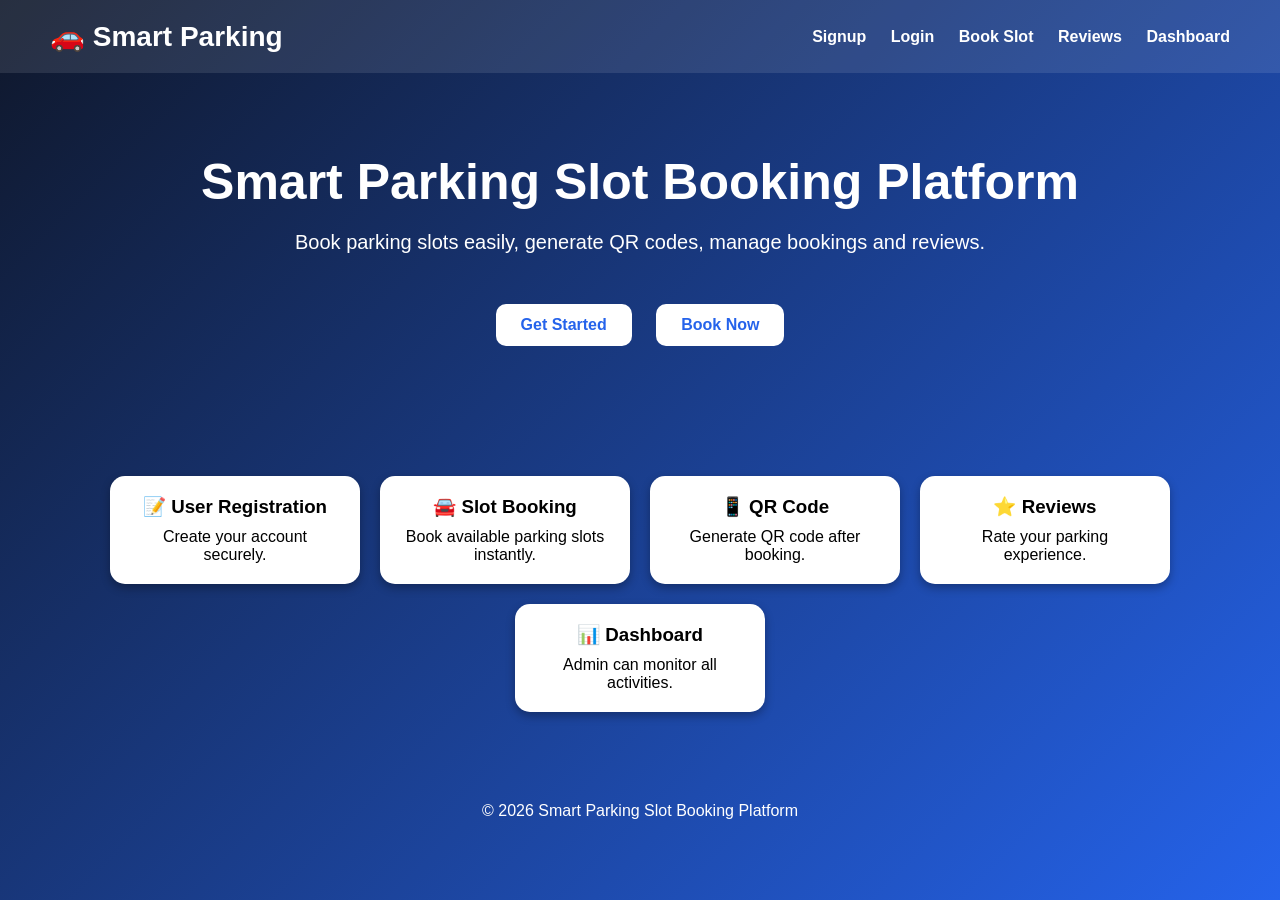
<file: index.html>
<!DOCTYPE html>
<html>
<head>
    <title>Smart Parking Slot Booking Platform</title>

    <style>

        *{
            margin:0;
            padding:0;
            box-sizing:border-box;
            font-family:Arial,sans-serif;
        }

        body{
            background:linear-gradient(135deg,#0f172a,#2563eb);
            min-height:100vh;
            color:white;
        }

        nav{
            display:flex;
            justify-content:space-between;
            align-items:center;
            padding:20px 50px;
            background:rgba(255,255,255,0.1);
        }

        .logo{
            font-size:28px;
            font-weight:bold;
        }

        .menu a{
            text-decoration:none;
            color:white;
            margin-left:20px;
            font-weight:bold;
        }

        .menu a:hover{
            color:yellow;
        }

        .hero{
            text-align:center;
            padding:80px 20px;
        }

        .hero h1{
            font-size:50px;
            margin-bottom:20px;
        }

        .hero p{
            font-size:20px;
            margin-bottom:40px;
        }

        .buttons a{
            text-decoration:none;
            background:white;
            color:#2563eb;
            padding:12px 25px;
            margin:10px;
            border-radius:10px;
            font-weight:bold;
            display:inline-block;
        }

        .buttons a:hover{
            background:yellow;
            color:black;
        }

        .features{
            display:flex;
            justify-content:center;
            flex-wrap:wrap;
            gap:20px;
            padding:40px;
        }

        .card{
            background:white;
            color:black;
            width:250px;
            padding:20px;
            border-radius:15px;
            text-align:center;
            box-shadow:0px 4px 10px rgba(0,0,0,0.3);
        }

        .card h3{
            margin-bottom:10px;
        }

        footer{
            text-align:center;
            padding:20px;
            margin-top:30px;
        }

    </style>
</head>

<body>

<nav>

    <div class="logo">
        🚗 Smart Parking
    </div>

    <div class="menu">
        <a href="signup.html">Signup</a>
        <a href="login.html">Login</a>
        <a href="booking.html">Book Slot</a>
        <a href="review.html">Reviews</a>
        <a href="admin.html">Dashboard</a>
    </div>

</nav>

<div class="hero">

    <h1>Smart Parking Slot Booking Platform</h1>

    <p>
        Book parking slots easily,
        generate QR codes,
        manage bookings and reviews.
    </p>

    <div class="buttons">

        <a href="signup.html">Get Started</a>

        <a href="booking.html">Book Now</a>

    </div>

</div>

<div class="features">

    <div class="card">
        <h3>📝 User Registration</h3>
        <p>Create your account securely.</p>
    </div>

    <div class="card">
        <h3>🚘 Slot Booking</h3>
        <p>Book available parking slots instantly.</p>
    </div>

    <div class="card">
        <h3>📱 QR Code</h3>
        <p>Generate QR code after booking.</p>
    </div>

    <div class="card">
        <h3>⭐ Reviews</h3>
        <p>Rate your parking experience.</p>
    </div>

    <div class="card">
        <h3>📊 Dashboard</h3>
        <p>Admin can monitor all activities.</p>
    </div>

</div>

<footer>
    © 2026 Smart Parking Slot Booking Platform
</footer>

</body>
</html>
</file>
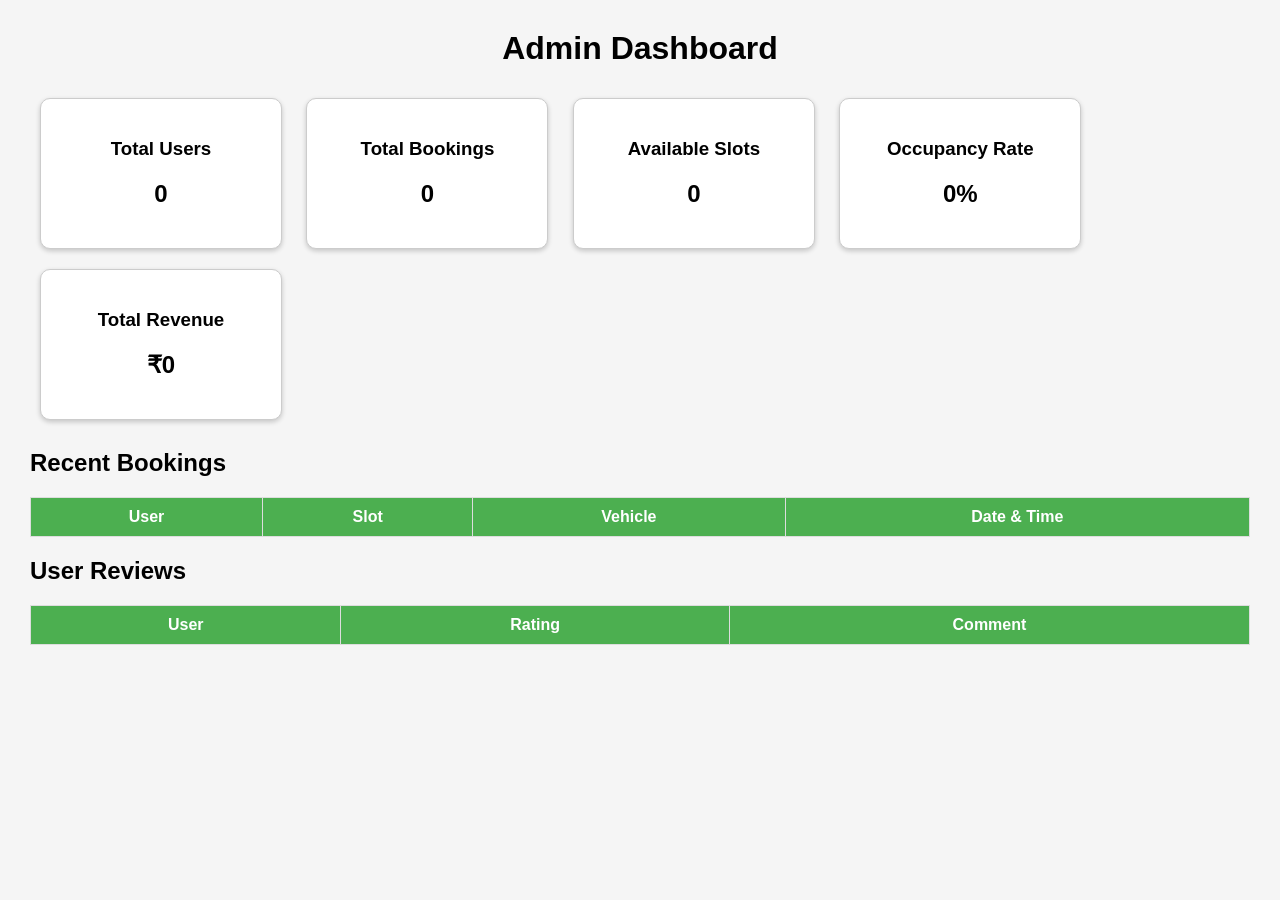
<file: admin.html>
<!DOCTYPE html>
<html>
<head>
    <title>Admin Dashboard</title>

    <style>
        body {
            font-family: Arial, sans-serif;
            margin: 30px;
            background-color: #f5f5f5;
        }

        h1 {
            text-align: center;
        }

        .card {
            border: 1px solid #ccc;
            background: white;
            padding: 20px;
            margin: 10px;
            display: inline-block;
            width: 200px;
            text-align: center;
            border-radius: 10px;
            box-shadow: 0px 2px 5px rgba(0,0,0,0.2);
        }

        table {
            width: 100%;
            border-collapse: collapse;
            background: white;
            margin-top: 20px;
        }

        table, th, td {
            border: 1px solid #ddd;
        }

        th {
            background: #4CAF50;
            color: white;
        }

        th, td {
            padding: 10px;
            text-align: center;
        }
    </style>
</head>

<body>

<h1>Admin Dashboard</h1>

<div class="card">
    <h3>Total Users</h3>
    <h2 id="users">0</h2>
</div>

<div class="card">
    <h3>Total Bookings</h3>
    <h2 id="bookings">0</h2>
</div>

<div class="card">
    <h3>Available Slots</h3>
    <h2 id="available">0</h2>
</div>

<div class="card">
    <h3>Occupancy Rate</h3>
    <h2 id="occupancy">0%</h2>
</div>

<div class="card">
    <h3>Total Revenue</h3>
    <h2 id="revenue">₹0</h2>
</div>

<h2>Recent Bookings</h2>

<table>
    <thead>
        <tr>
           <th>User</th>
           <th>Slot</th>
           <th>Vehicle</th>
           <th>Date & Time</th>
        </tr>
    </thead>
    <tbody id="bookingTable">
    </tbody>
</table>

<h2>User Reviews</h2>

<table>
    <thead>
        <tr>
            <th>User</th>
            <th>Rating</th>
            <th>Comment</th>
        </tr>
    </thead>
    <tbody id="reviewTable">
    </tbody>
</table>

<script src="admin.js"></script>

</body>
</html>
</file>
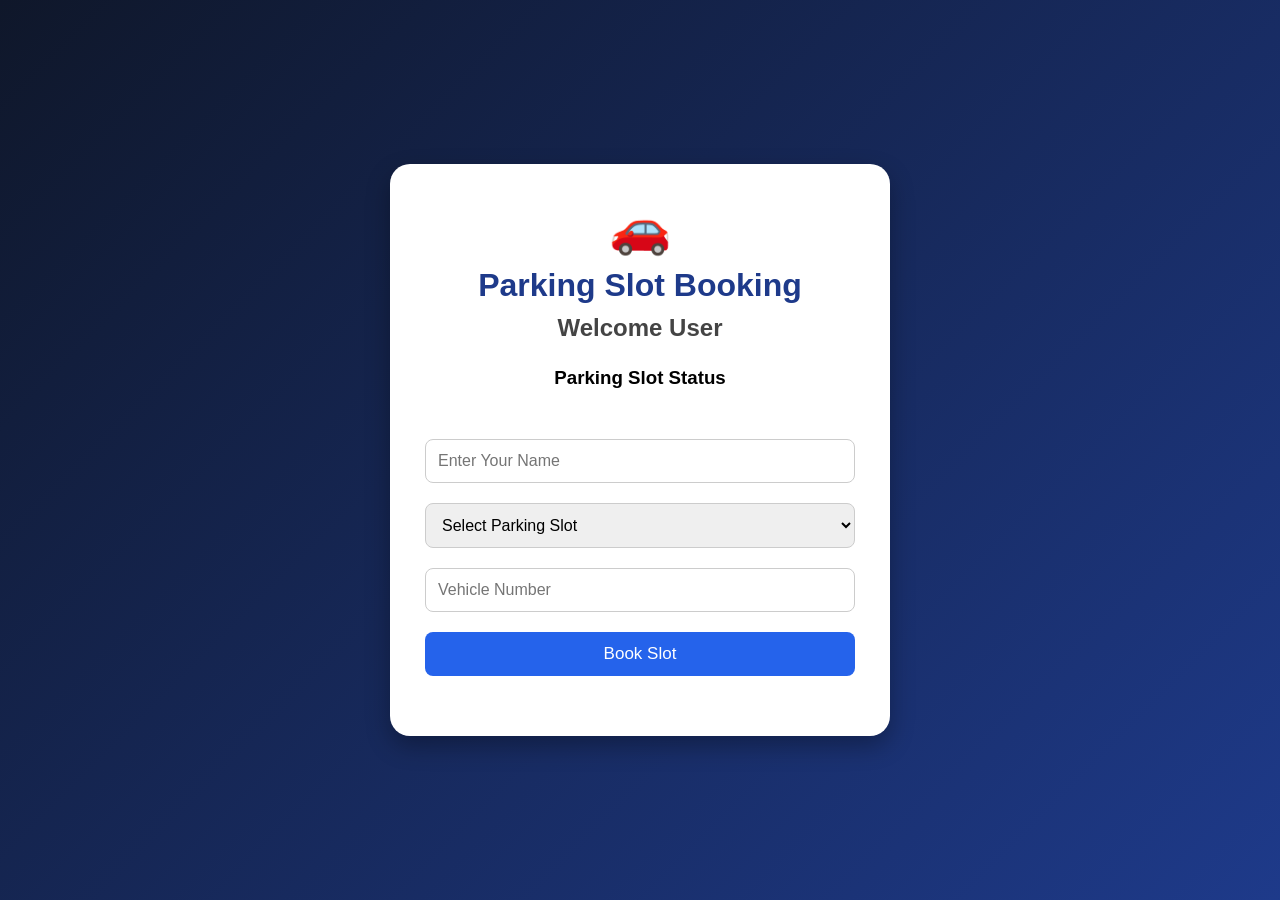
<file: Booking.html>
<!DOCTYPE html>
<html>
<head>
    <title>Smart Parking Booking</title>

    <style>
        #slotGrid{
    display:grid;
    grid-template-columns:repeat(5,1fr);
    gap:10px;
    margin:20px 0;
}

.slot{
    padding:15px;
    border-radius:10px;
    color:white;
    font-weight:bold;
    text-align:center;
}

.available{
    background:green;
}

.booked{
    background:red;
}

        *{
            margin:0;
            padding:0;
            box-sizing:border-box;
            font-family:Arial,sans-serif;
        }

        body{
            min-height:100vh;
            display:flex;
            justify-content:center;
            align-items:center;
            background:linear-gradient(135deg,#0f172a,#1e3a8a);
        }

        .container{
            width:500px;
            background:white;
            padding:35px;
            border-radius:20px;
            text-align:center;
            box-shadow:0 10px 25px rgba(0,0,0,0.3);
        }

        h1{
            color:#1e3a8a;
            margin-bottom:10px;
        }

        h2{
            color:#444;
            margin-bottom:25px;
        }

        input,
        select{
            width:100%;
            padding:12px;
            margin:10px 0;
            border:1px solid #ccc;
            border-radius:8px;
            font-size:16px;
        }

        button{
            width:100%;
            padding:12px;
            background:#2563eb;
            color:white;
            border:none;
            border-radius:8px;
            font-size:17px;
            cursor:pointer;
            margin-top:10px;
        }

        button:hover{
            background:#1d4ed8;
        }

        #qrCode{
            margin-top:25px;
        }

        #qrCode img{
            width:200px;
            height:200px;
            border:1px solid #ddd;
            padding:10px;
            border-radius:10px;
        }

        .icon{
            font-size:50px;
            margin-bottom:10px;
        }

    </style>
</head>

<body>

<div class="container">

    <div class="icon">🚗</div>

    <h1>Parking Slot Booking</h1>

    <h2 id="welcome">
        Welcome User
    </h2>
    <h3>Parking Slot Status</h3>

<div id="slotGrid"></div>
    <input
        type="text"
        id="userName"
        placeholder="Enter Your Name">

    <select id="slotNumber">
        <option value="">Select Parking Slot</option>
        <option value="1">Slot 1</option>
        <option value="2">Slot 2</option>
        <option value="3">Slot 3</option>
        <option value="4">Slot 4</option>
        <option value="5">Slot 5</option>
        <option value="6">Slot 6</option>
        <option value="7">Slot 7</option>
        <option value="8">Slot 8</option>
        <option value="9">Slot 9</option>
        <option value="10">Slot 10</option>
        <option value="11">Slot 11</option>
        <option value="12">Slot 12</option>
        <option value="13">Slot 13</option>
        <option value="14">Slot 14</option>
        <option value="15">Slot 15</option>
        <option value="16">Slot 16</option>
        <option value="17">Slot 17</option>
        <option value="18">Slot 18</option>
        <option value="19">Slot 19</option>
        <option value="20">Slot 20</option>
    </select>

    <input
        type="text"
        id="vehicleNumber"
        placeholder="Vehicle Number">

    <button onclick="bookSlot()">
        Book Slot
    </button>

    <div id="qrCode"></div>

</div>

<script src="app.js"></script>

</body>
</html>
</file>
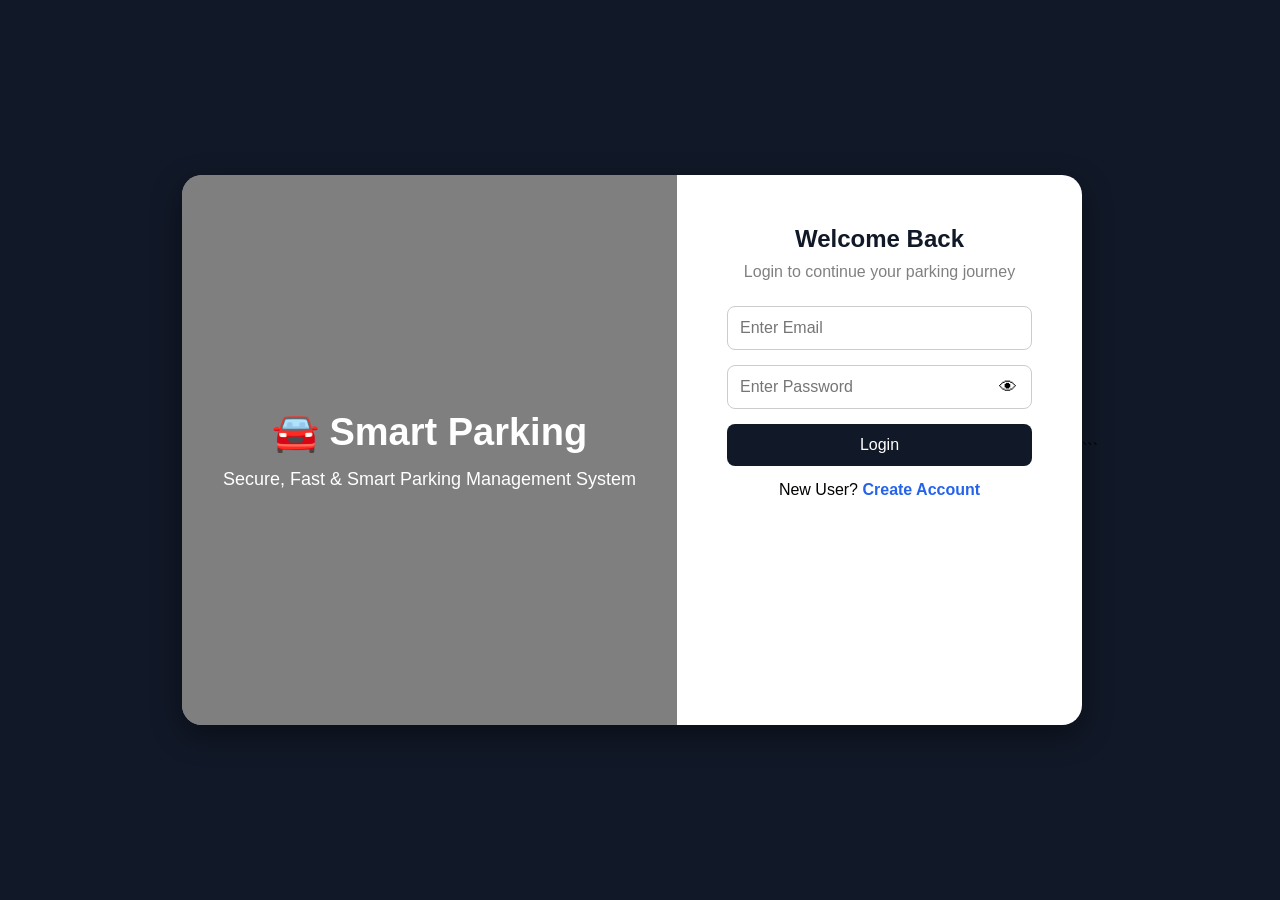
<file: login.html>
<!DOCTYPE html>
<html>
<head>
    <title>Login - Parking Slot Booking Platform</title>

    <style>
        *{
            margin:0;
            padding:0;
            box-sizing:border-box;
            font-family:Arial,sans-serif;
        }

        body{
            height:100vh;
            display:flex;
            justify-content:center;
            align-items:center;
            background:#111827;
        }

        .container{
            width:900px;
            height:550px;
            display:flex;
            background:white;
            border-radius:20px;
            overflow:hidden;
            box-shadow:0 10px 30px rgba(0,0,0,0.4);
        }

        .left{
            width:55%;
            background:url("https://images.unsplash.com/photo-1503376780353-7e6692767b70?w=1200");
            background-size:cover;
            background-position:center;
            position:relative;
        }

        .overlay{
            position:absolute;
            width:100%;
            height:100%;
            background:rgba(0,0,0,0.5);
            color:white;
            display:flex;
            flex-direction:column;
            justify-content:center;
            align-items:center;
            text-align:center;
            padding:20px;
        }

        .overlay h1{
            font-size:38px;
            margin-bottom:15px;
        }

        .overlay p{
            font-size:18px;
        }

        .right{
            width:45%;
            padding:50px;
        }

        .right h2{
            text-align:center;
            color:#111827;
            margin-bottom:10px;
        }

        .right p{
            text-align:center;
            color:gray;
            margin-bottom:25px;
        }

        input{
            width:100%;
            padding:12px;
            margin-bottom:15px;
            border:1px solid #ccc;
            border-radius:8px;
            font-size:16px;
        }

        .password-box{
            position:relative;
        }

        .eye{
            position:absolute;
            right:15px;
            top:12px;
            cursor:pointer;
            font-size:18px;
        }

        button{
            width:100%;
            padding:12px;
            background:#111827;
            color:white;
            border:none;
            border-radius:8px;
            cursor:pointer;
            font-size:16px;
        }

        button:hover{
            background:#1f2937;
        }

        .register{
            text-align:center;
            margin-top:15px;
        }

        .register a{
            color:#2563eb;
            text-decoration:none;
            font-weight:bold;
        }
    </style>
</head>

<body>

<div class="container">

    <div class="left">

        <div class="overlay">
            <h1>🚘 Smart Parking</h1>

            <p>
                Secure, Fast & Smart Parking
                Management System
            </p>
        </div>

    </div>

    <div class="right">

        <h2>Welcome Back</h2>

        <p>Login to continue your parking journey</p>

        <input
            type="email"
            id="email"
            placeholder="Enter Email">

        <div class="password-box">

            <input
                type="password"
                id="password"
                placeholder="Enter Password">

            <span
                class="eye"
                onclick="togglePassword()">
                👁
            </span>

        </div>

        <button onclick="login()">
            Login
        </button>

        <div class="register">
            New User?
            <a href="signup.html">
                Create Account
            </a>
        </div>

    </div>

</div>

<script src="login.js"></script>

<script>
function togglePassword() {

    const password =
        document.getElementById("password");

    if(password.type === "password"){
        password.type = "text";
    } else {
        password.type = "password";
    }
}
</script>

</body>
</html>
```
</file>
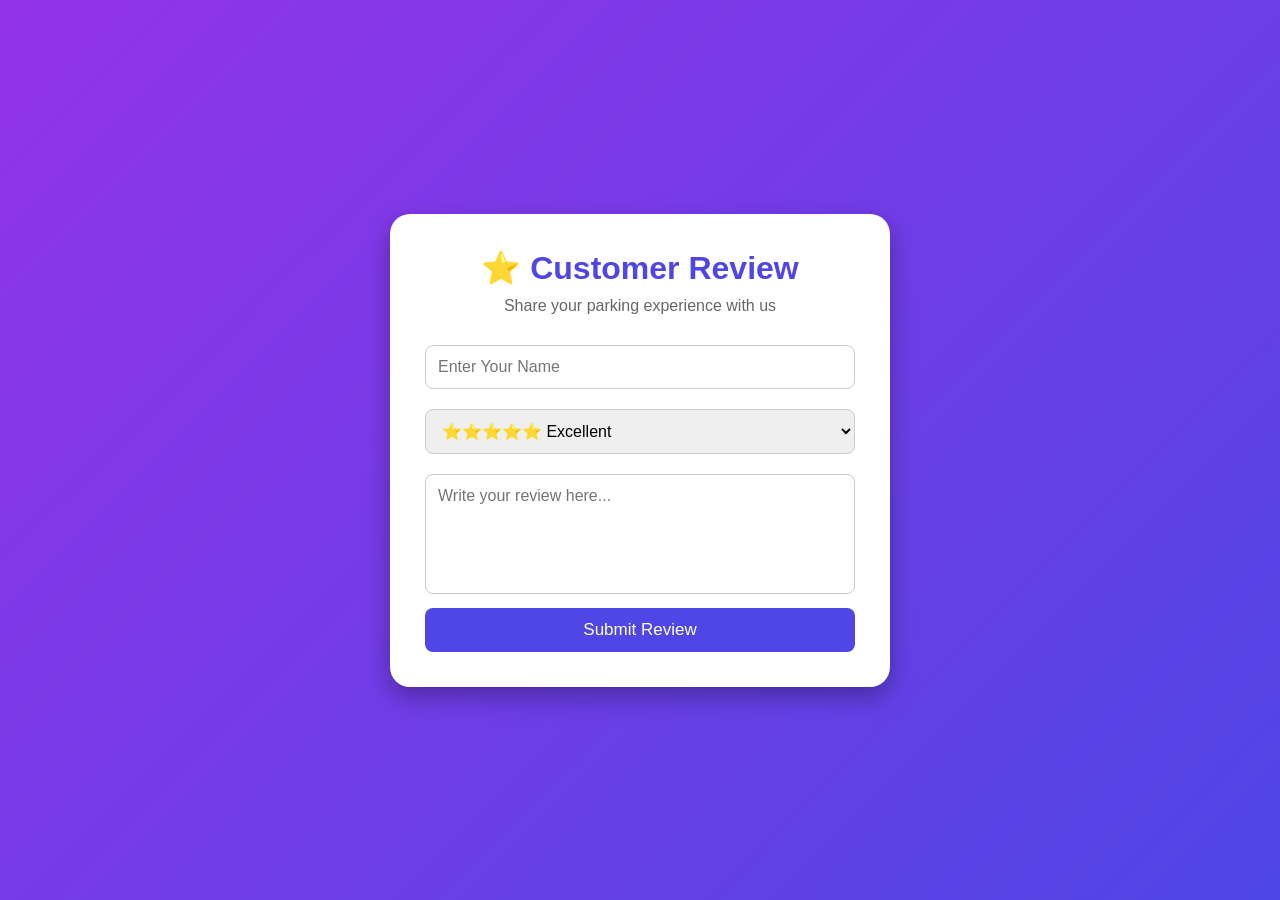
<file: Review.html>
<!DOCTYPE html>
<html>
<head>
    <title>Customer Reviews</title>

    <style>
        *{
            margin:0;
            padding:0;
            box-sizing:border-box;
            font-family:Arial,sans-serif;
        }

        body{
            min-height:100vh;
            display:flex;
            justify-content:center;
            align-items:center;
            background:linear-gradient(135deg,#9333ea,#4f46e5);
        }

        .container{
            width:500px;
            background:white;
            padding:35px;
            border-radius:20px;
            text-align:center;
            box-shadow:0px 10px 25px rgba(0,0,0,0.3);
        }

        h1{
            color:#4f46e5;
            margin-bottom:10px;
        }

        p{
            color:#666;
            margin-bottom:20px;
        }

        input,
        select,
        textarea{
            width:100%;
            padding:12px;
            margin:10px 0;
            border:1px solid #ccc;
            border-radius:8px;
            font-size:16px;
        }

        textarea{
            height:120px;
            resize:none;
        }

        button{
            width:100%;
            padding:12px;
            background:#4f46e5;
            color:white;
            border:none;
            border-radius:8px;
            font-size:17px;
            cursor:pointer;
        }

        button:hover{
            background:#3730a3;
        }
    </style>
</head>

<body>

<div class="container">

    <h1>⭐ Customer Review</h1>

    <p>Share your parking experience with us</p>

    <input
        type="text"
        id="userName"
        placeholder="Enter Your Name">

    <select id="rating">
        <option value="5">⭐⭐⭐⭐⭐ Excellent</option>
        <option value="4">⭐⭐⭐⭐ Very Good</option>
        <option value="3">⭐⭐⭐ Good</option>
        <option value="2">⭐⭐ Fair</option>
        <option value="1">⭐ Poor</option>
    </select>

    <textarea
        id="comment"
        placeholder="Write your review here..."></textarea>

    <button onclick="submitReview()">
        Submit Review
    </button>

</div>

<script src="reviews.js"></script>

</body>
</html>
</file>
